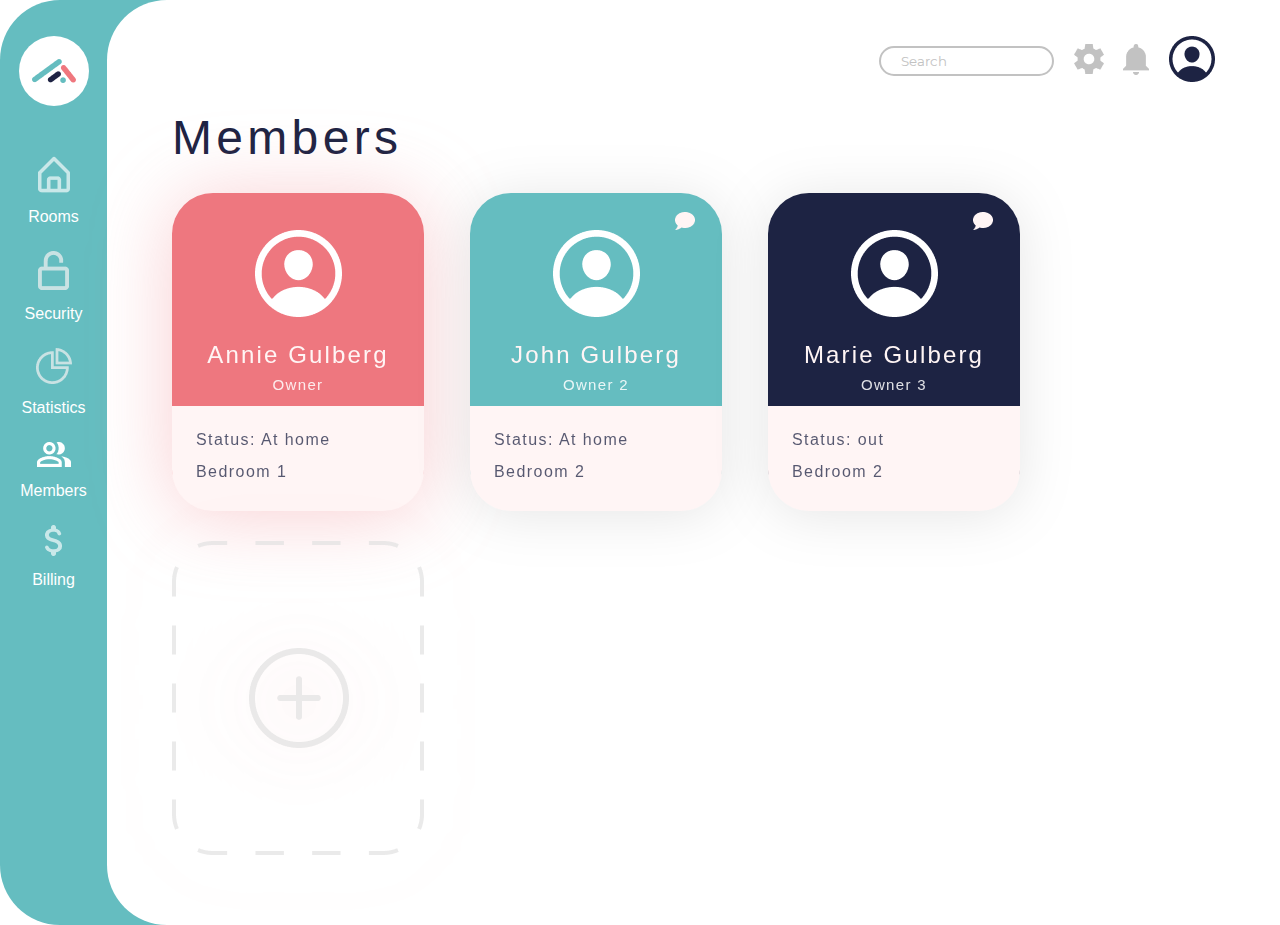
<file: index.html>
<!DOCTYPE html>
<html lang="en">

<head>
  <meta charset="UTF-8">
  <meta name="viewport" content="width=device-width, initial-scale=1.0">
  <title>Document</title>
  <link rel="stylesheet" href="style.css">
</head>

<body>
  <div class="main-wrapper">
    <div class="container">
      <div class="sidebar">
        <div class="logo">
          <a class="logo_link" href="#">
            <img src="assets/images/sidebarlogo.png" alt="logo">
          </a>
        </div>

        <nav class="main-nav">
          <ul>
            <li>
              <a class="main-nav__link" href="#">
                <img src="assets/images/buttonhome.png">
                Rooms
              </a>
            </li>
            <li>
              <a class="main-nav__link" href="#">
                <img src="assets/images/securitybottom.png">
                Security
              </a>
            </li>
            <li>
              <a class="main-nav__link" href="statistiсs.html">
                <img src="assets/images/staticticsbuttom.png">
                Statistics
              </a>
            </li>
            <li>
              <a class="main-nav__link" href="#">
                <img src="assets/images/membersbutton.png">
                Members
              </a>
            </li>
            <li>
              <a class="main-nav__link" href="utiliti.html">
                <img src="assets/images/billingbutton.png">
                Billing
              </a>
            </li>
          </ul>

        </nav>
      </div>
      <div class="content">
        <div class="user-navigation">
          <input placeholder="Search" type="search" class="search">

          <ul class="user-navigation__buttons">
            <li>
              <a href="#">
                <img src="assets/images/tuning.png" alt="tuning">
              </a>
            </li>

            <li>
              <a href="#">
                <img src="assets/images/bell.png" alt="bell">
              </a>
            </li>
          </ul>

          <a class="user" href="#">
            <img src="assets/images/Group 5 (1).png" alt="user">
          </a>


        </div>
        <div class="member__title">Members</div>
        <div class="member__inner">
          <div class="member__item">
            <div class="member__item-top">
              <div class="member__item-img">
                <img src="assets/images/user-icon.png" alt="member__item-icon">
              </div>
              <div class="member__item-name">Annie Gulberg</div>
              <div class="member__item-number">Owner</div>
            </div>
            <div class="member__item-bottom">
              <div class="member__item-status">Status: At home</div>
              <div class="member__item-bedroom">Bedroom 1</div>
            </div>
          </div>
          <div class="member__item">
            <div class="member__item-top">
              <div class="member__item-img">
                <img src="assets/images/user-icon.png" alt="member__item-icon">
              </div>
              <div class="member__item-name">John Gulberg</div>
              <div class="member__item-number">Owner 2</div>
            </div>
            <div class="member__item-bottom">
              <div class="member__item-status">Status: At home</div>
              <div class="member__item-bedroom">Bedroom 2</div>
            </div>
          </div>
          <div class="member__item">
            <div class="member__item-top">
              <div class="member__item-img">
                <img src="assets/images/user-icon.png" alt="member__item-icon">
              </div>
              <div class="member__item-name">Marie Gulberg</div>
              <div class="member__item-number">Owner 3 </div>
            </div>
            <div class="member__item-bottom">
              <div class="member__item-status">Status: out</div>
              <div class="member__item-bedroom">Bedroom 2</div>
            </div>
          </div>
          <div class="member__item">
            <img class="member__item-nouser"  src="assets/images/no-user.png" alt="member__item-icon">
          </div>
        </div>
      </div>
      
    </div>
  </div>
  </div>
  <!-- desktop 1 -->
  
</body>

</html>
</file>
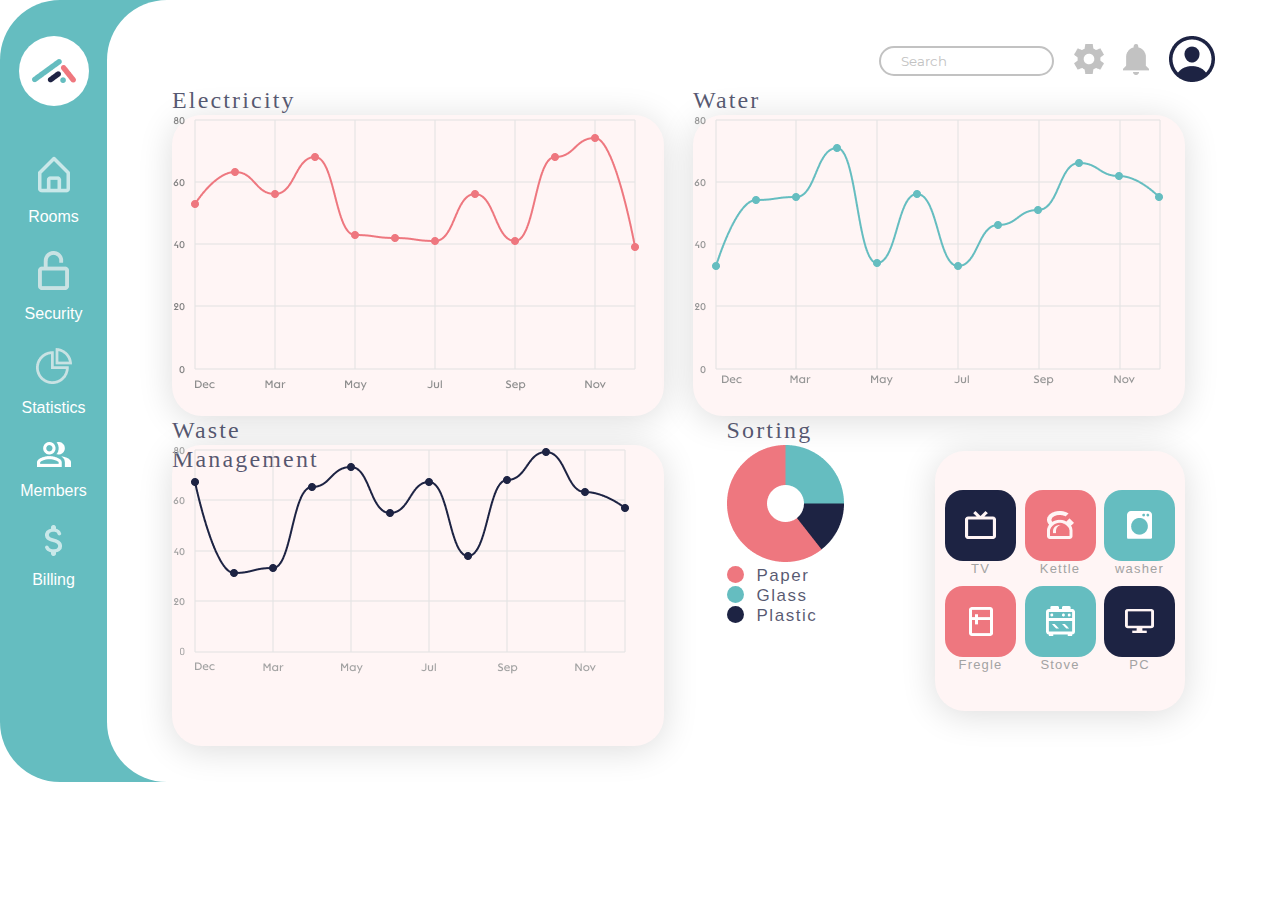
<file: statistiсs.html>
<!DOCTYPE html>
<html lang="en">

<head>
  <meta charset="UTF-8">
  <meta name="viewport" content="width=device-width, initial-scale=1.0">
  <title>Document</title>
  <link rel="stylesheet" href="statistiсs.css">
</head>

<body>
  <div class="main-wrapper">
    <div class="container">
      <div class="sidebar">
        <div class="logo">
          <a class="logo_link" href="#">
            <img src="assets/images/sidebarlogo.png" alt="logo">
          </a>
        </div>

        <nav class="main-nav">
          <ul>
            <li>
              <a class="main-nav__link" href="#">
                <img src="assets/images/buttonhome.png">
                Rooms
              </a>
            </li>
            <li>
              <a class="main-nav__link" href="#">
                <img src="assets/images/securitybottom.png">
                Security
              </a>
            </li>
            <li>
              <a class="main-nav__link" href="statistiсs.html">
                <img src="assets/images/staticticsbuttom.png">
                Statistics
              </a>
            </li>
            <li>
              <a class="main-nav__link" href="index.html">
                <img src="assets/images/membersbutton.png">
                Members
              </a>
            </li>
            <li>
              <a class="main-nav__link" href="#">
                <img src="assets/images/billingbutton.png">
                Billing
              </a>
            </li>
          </ul>

        </nav>
      </div>
      <div class="content">
        <div class="user-navigation">
          <input placeholder="Search" type="search" class="search">

          <ul class="user-navigation__buttons">
            <li>
              <a href="#">
                <img src="assets/images/tuning.png" alt="tuning">
              </a>
            </li>

            <li>
              <a href="#">
                <img src="assets/images/bell.png" alt="bell">
              </a>
            </li>
          </ul>

          <a class="user" href="#">
            <img src="assets/images/Group 5 (1).png" alt="user">
          </a>
        </div>
        <div class="statistics__container"> 
        <div class="statistics__item">
          <div class="statistics__item-title">Electricity</div>
          <div class="statistics__item-block">
            <img src="assets/images/Elecrisity.png" alt="Electricity">
          </div>
        </div>
        <div class="statistics__item">
          <div class="statistics__item-title">Water</div>
          <div class="statistics__item-block">
            <img src="assets/images/water.png" alt="Water">
          </div>
        </div>
        <div class="statistics__item">
          <div class="statistics__item-title">Waste Management</div>
          <div class="statistics__item-block">
            <img src="assets/images/waste.png" alt="Waste Managementy">
          </div>
        </div>
        <div class="statistics__item">
          <div class="statistics__item-title">Sorting</div>
          <div class="statistics__item-block-sorting">
            <img src="assets/images/round.png" alt="Waste Managementy">
            <ul class="Statistics__itam-list">
              <li class="statistic__itam-list-item">
               Paper
              </li>
              <li class="statistic__itam-list-item">
                Glass
               </li>
               <li class="statistic__itam-list-item">
                Plastic
               </li>
            </ul>
          </div>
            </div>
            <div class="statistics__item-block small">
              <div class="small__item">
                <div class="small__item-block1">
                  <img src="assets/images/TV.png" alt="#">
                </div>
                <div class="small__item-title">TV</div>
              </div>
              <div class="small__item">
                <div class="small__item-block2">
                  <img src="assets/images/Kettle.png" alt="#">
                </div>
                <div class="small__item-title">Kettle</div>
              </div>
              <div class="small__item">
                <div class="small__item-block3">
                  <img src="assets/images/washer.png" alt="#">
                </div>
                <div class="small__item-title">washer</div>
              </div>
              <div class="small__item">
                <div class="small__item-block4">
                  <img src="assets/images/Fregle.png" alt="#">
                </div>
                <div class="small__item-title">Fregle</div>
              </div>
              <div class="small__item">
                <div class="small__item-block5">
                  <img src="assets/images/Stove.png" alt="#">
                </div>
                <div class="small__item-title">Stove</div>
              </div>
              <div class="small__item">
                <div class="small__item-block6">
                  <img src="assets/images/PC.png" alt="#">
                </div>
                <div class="small__item-title">PC</div>
              </div>
            </div>
      </div>
    </div>
        </div>
</file>
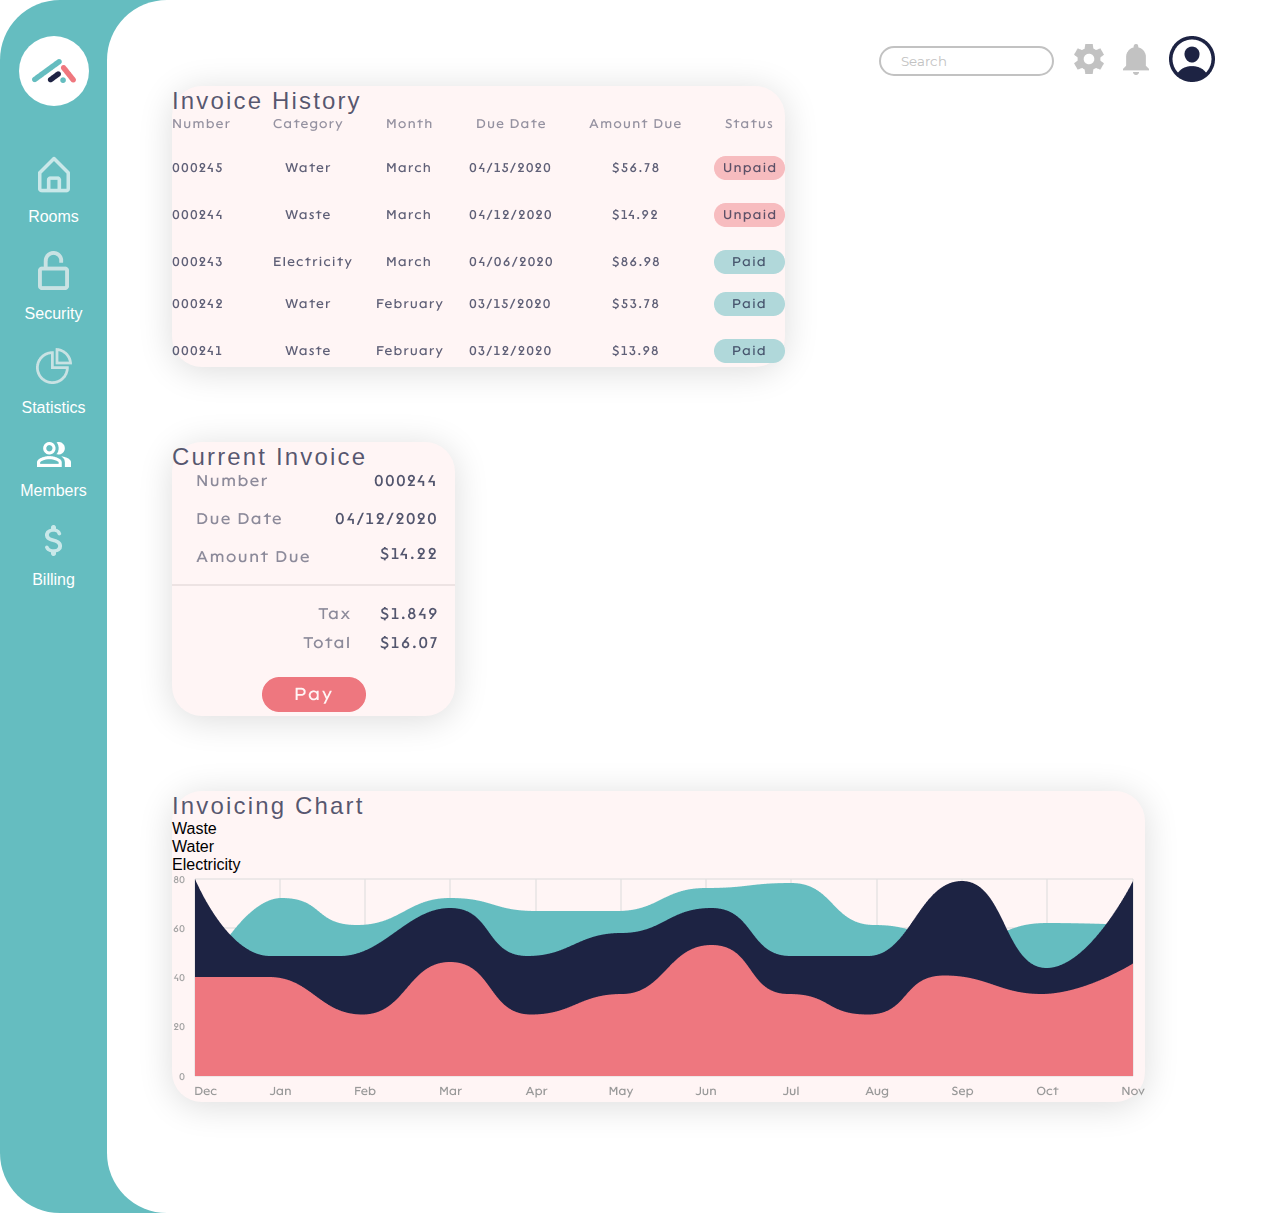
<file: utiliti.html>
<!DOCTYPE html>
<html lang="en">

<head>
  <meta charset="UTF-8">
  <meta name="viewport" content="width=device-width, initial-scale=1.0">
  <title>Document</title>
  <link rel="stylesheet" href="utiliti.css">
</head>

<body>
  <div class="main-wrapper">
    <div class="container">
      <div class="sidebar">
        <div class="logo">
          <a class="logo_link" href="#">
            <img src="assets/images/sidebarlogo.png" alt="logo">
          </a>
        </div>

        <nav class="main-nav">
          <ul>
            <li>
              <a class="main-nav__link" href="#">
                <img src="assets/images/buttonhome.png">
                Rooms
              </a>
            </li>
            <li>
              <a class="main-nav__link" href="#">
                <img src="assets/images/securitybottom.png">
                Security
              </a>
            </li>
            <li>
              <a class="main-nav__link" href="statistiсs.html">
                <img src="assets/images/staticticsbuttom.png">
                Statistics
              </a>
            </li>
            <li>
              <a class="main-nav__link" href="#">
                <img src="assets/images/membersbutton.png">
                Members
              </a>
            </li>
            <li>
              <a class="main-nav__link" href="#">
                <img src="assets/images/billingbutton.png">
                Billing
              </a>
            </li>
          </ul>

        </nav>
      </div>
      <div class="content">
        <div class="user-navigation">
          <input placeholder="Search" type="search" class="search">

          <ul class="user-navigation__buttons">
            <li>
              <a href="#">
                <img src="assets/images/tuning.png" alt="tuning">
              </a>
            </li>

            <li>
              <a href="#">
                <img src="assets/images/bell.png" alt="bell">
              </a>
            </li>
          </ul>

          <a class="user" href="#">
            <img src="assets/images/Group 5 (1).png" alt="user">
          </a>
        </div>
        <div class="utiliti__conteiner">
            <div class="utiliti__item">
                <div class="utiliti__item-title">Invoice History</div>
                <div class="utiliti__item-block">
                    <img src="assets/images/Invoice.png" alt="Invoice History">
                </div>
            </div>
            <div class="utiliti__cinteiner">
                <div class="utiliti__item">
                    <div class="utiliti__item-title">Current Invoice</div>
                    <div class="utiliti__item-block">
                        <a href="#">
                        <img src="assets/images/Current.png" alt="current">
                    </a>
                    </div>
                </div>
            </div>
                <div class="utiliti__conteiner">
                    <div class="utiliti__item">
                        <div class="utiliti__item-title">Invoicing Chart</div>
                        <div class="utiliti__item-block-invoising">
                          <ul class="utiliti__item-list">
                            <li class="utiliti__item-list-item">
                                Waste
                            </li>
                            <li class="utiliti__item-list-item">
                                Water
                            </li>
                         <li class="utiliti__item-list-item">
                                Electricity
                            </li>
                        </ul>
                            <img src="assets/images/invoicing.png" alt="Invoicing Chart">
                            
                        </div>

                    </div>
                </div>
        </div>
      </div>
</file>
<file: style.css>
@font-face {
  font-family: 'Montserrat';
  src: url(assets/fonts/montserrat-v15-latin-regular.woff2);
  font-weight: 400;
}

@font-face {
  font-family: 'Montserrat';
  src: url(assets/fonts/montserrat-v15-latin-500.woff2);
  font-weight: 500;
}

@font-face {
  font-family: 'Montserrat';
  src: url(assets/fonts/montserrat-v15-latin-700.woff2);
  font-weight: 700;
}

*,
*::before,
*::after {
  font-family: Helvetica, sans-serif;
  box-sizing: border-box;
  margin: 0;
  padding: 0;
}

.main-wrapper {
  background-color: #65BDC0;
  border-radius: 60px;
}

.container {
  display: flex;
  justify-content: space-between;

}

/* sidebar */
.sidebar {
  color: #FFF;
  flex-direction: column;
  padding-top: 36px;
  display: flex;
  align-items: center;
  flex-grow: 1;
}

.logo_link {
  display: flex;
  width: 70px;
  height: 70px;
  justify-content: center;
  align-items: center;
  background-color: #FFF;
  border-radius: 100%;
  margin-bottom: 50px;
  /* исправить, не влазиет в экран, должно быть 120 */
}

li {
  list-style-type: none;
}

.main-nav__link {
  display: block;
  text-align: center;
  color: #FFF;
  text-decoration: none;
  margin-bottom: 25px;
  /* исправить, не влазиет в экран, должно быть 42 */
}

.main-nav__link img {
  display: block;
  margin: 0 auto;
  margin-bottom: 15px;

}

/* content */
.content {
  height: 100%;
  width: calc(100% - 107px);
  background-color: #FFF;
  border-top-left-radius: 60px;
  border-bottom-left-radius: 60px;
  padding: 36px 65px;
}

.user-navigation {
  display: flex;
  justify-content: flex-end;
  align-items: center;
  

}

.search {
  display: block;
  background-color: transparent;
  border: 2px solid #C2C2C2;
  border-radius: 30px;
  width: 175px;
  height: 30px;
  margin-right: 20px;
  outline: none;
}

.search::placeholder {
  font-family:'Montserrat';
  color: #C2C2C2;
  padding-left: 20px;
}

.user {
  
  display: block;
}

.user-navigation__buttons {
  width: 75px;
  display: flex;
  justify-content: space-between;
  margin-right: 20px;
}
.member__title{
  padding-top: 23px;
  /* font-family: Lack; */
  font-size: 48px;
  line-height: 58px;
  letter-spacing: 0.09em;
  color: #1D2343;
}
.member__inner{
  padding-top: 26px;
  max-width: 848px;
  display: flex;
  justify-content: space-between;
  flex-wrap: wrap;
}
.member__item{
  width: 252px;
  height: 314px;
  background: #EE777F;
  border-radius: 41px;
  filter: drop-shadow(0px 4px 40px rgba(238, 119, 127, 0.36));
  position: relative;
  margin-bottom: 34px;
}
.member__item:nth-child(4){
  background-color: transparent;
}
.member__item-nouser{
  height: inherit;
  width: inherit;
}
.member__item:nth-child(2)::before,
.member__item:nth-child(3)::before{
  content: "";
  position: absolute;
  right: 27px;
  top: 19px;
  background-image: url(./assets/images/user-icon-before.png);
  background-repeat: no-repeat;
  background-size: cover;
  background-position: 0 0;
  width: 20px;
  height: 18px;
}
.member__item:nth-child(2){
  background: #65BDC0;
  filter: drop-shadow(0px 4px 27px rgba(0, 0, 0, 0.1));
}
.member__item:nth-child(3){
  background: #1D2343;
  filter: drop-shadow(0px 4px 27px rgba(0, 0, 0, 0.1));
}
.member__item-top{
  padding-top: 37px;
  margin-bottom: 12px;
  text-align: center;
}
.member__item-name{
  /* font-family: Lack; */
  font-size: 24px;
  line-height: 29px;
  letter-spacing: 0.09em;
  color: #FFF5F5;
  padding: 19px 0 7px;
}

.member__item-number{
/* font-family: Lack; */
  font-size: 15px;
  line-height: 18px;
  letter-spacing: 0.09em;
  color: rgba(255, 255, 255, 0.86);
}

.member__item-bottom{
  height: 105px;
  background: #FFF5F5;
  padding: 24px;
    /* font-family: Lack; */
  font-size: 16px;
  line-height: 19px;
  letter-spacing: 0.09em;
  color: rgba(29, 35, 67, 0.75);
  border-bottom-left-radius: 41px;
  border-bottom-right-radius: 41px;
}
.member__item-status{
  margin-bottom: 13px;
}
</file>
<file: statistiсs.css>
@font-face {
  font-family: 'Montserrat';
  src: url(assets/fonts/montserrat-v15-latin-regular.woff2);
  font-weight: 400;
}

@font-face {
  font-family: 'Montserrat';
  src: url(assets/fonts/montserrat-v15-latin-500.woff2);
  font-weight: 500;
}

@font-face {
  font-family: 'Montserrat';
  src: url(assets/fonts/montserrat-v15-latin-700.woff2);
  font-weight: 700;
}

*,
*::before,
*::after {
  font-family: Helvetica, sans-serif;
  box-sizing: border-box;
  margin: 0;
  padding: 0;
}

.main-wrapper {
  background-color: #65BDC0;
  border-radius: 60px;
}

.container {
  display: flex;
  justify-content: space-between;

}

/* sidebar */
.sidebar {
  color: #FFF;
  flex-direction: column;
  padding-top: 36px;
  display: flex;
  align-items: center;
  flex-grow: 1;
}

.logo_link {
  display: flex;
  width: 70px;
  height: 70px;
  justify-content: center;
  align-items: center;
  background-color: #FFF;
  border-radius: 100%;
  margin-bottom: 50px;
  /* исправить, не влазиет в экран, должно быть 120 */
}

li {
  list-style-type: none;
}

.main-nav__link {
  display: block;
  text-align: center;
  color: #FFF;
  text-decoration: none;
  margin-bottom: 25px;
  /* исправить, не влазиет в экран, должно быть 42 */
}

.main-nav__link img {
  display: block;
  margin: 0 auto;
  margin-bottom: 15px;

}

/* content */
.content {
  height: 100%;
  width: calc(100% - 107px);
  background-color: #FFF;
  border-top-left-radius: 60px;
  border-bottom-left-radius: 60px;
  padding: 36px 65px;
}

.user-navigation {
  display: flex;
  justify-content: flex-end;
  align-items: center;
  

}

.search {
  display: block;
  background-color: transparent;
  border: 2px solid #C2C2C2;
  border-radius: 30px;
  width: 175px;
  height: 30px;
  margin-right: 20px;
  outline: none;
}

.search::placeholder {
  font-family:'Montserrat';
  color: #C2C2C2;
  padding-left: 20px;
}

.user {
  
  display: block;
}

.user-navigation__buttons {
  width: 75px;
  display: flex;
  justify-content: space-between;
  margin-right: 20px;
}

.statistics__container{
  display: flex;
  flex-wrap: wrap;
  justify-content: space-between;
  margin-right:30px;
 
}
 
.statistics__item-block{
  width: 492px;
  height: 301px;
  background: #FFF5F5;
  box-shadow: 0px 4px 35px rgba(0, 0, 0, 0.14);
  border-radius: 30px;
 

}

.statistics__item-title{
  display: flex;
  flex-wrap: nowrap;
  width: 146px;
  height: 29px;
  left: 172px;
  top: 192px;
  font-family: Lack;
  font-style: normal;
  font-weight: normal;
  font-size: 24px;
  line-height: 29px;
  /* identical to box height */
  letter-spacing: 0.09em;
  color: rgba(29, 35, 67, 0.75)
}
.statistic__itam-list-item{
  /* list-style-type:circle; */
  font-size: 17px;
  line-height: 20px;
  letter-spacing: 0.09em;
  color: rgba(29, 35, 67, 0.75);
  padding-left: 30px;
  position: relative;
}
.statistic__itam-list-item:nth-child(1)::before{
  content: "";
    width: 17px;
    height: 17px;
    background:#EE777F;
    position: absolute;
    left: 0;
    top: 0;
    bottom: 0;
    border-radius: 50%;
}
.statistic__itam-list-item:nth-child(2)::before{
  content: "";
    width: 17px;
    height: 17px;
    background:#65BDC0;
    position: absolute;
    left: 0;
    top: 0;
    bottom: 0;
    border-radius: 50%;
}
.statistic__itam-list-item:nth-child(3)::before{
  content: "";
    width: 17px;
    height: 17px;
    background:#1D2343;
    position: absolute;
    left: 0;
    top: 0;
    bottom: 0;
    border-radius: 50%;
}
.statistics__item-block.small {
  width: 250px;
  height: 260px;
  display: flex;
  flex-wrap: wrap;
  justify-content: space-between;
  padding: 34px 10px;
  align-items: center;
  margin-top: 35px;
  text-align: center;
  font-family: Lack;
  font-style: normal;
  font-weight: normal;
  font-size: 13px;
  line-height: 16px;
  /* identical to box height */
  letter-spacing: 0.09em;
  color: #A3A3A3;
}
.small__item-block1{
display: flex;
justify-content: center;
align-items: center;
width: 71px;
height: 71px;
left: 945px;
top: 645px;
background: #1D2343;
border-radius: 18px;
}
.small__item-block2{
display: flex;
justify-content: center;
align-items: center;
width: 71px;
height: 71px;
left: 1025px;
top: 645px;
background: #EE777F;
border-radius: 18px;
}
.small__item-block3{
  display: flex;
  justify-content: center;
  align-items: center;
  width: 71px;
  height: 71px;
  left: 1105px;
  top: 645px;
  background: #65BDC0;
  border-radius: 18px;
}
.small__item-block4{
display: flex;
justify-content: center;
align-items: center;
width: 71px;
height: 71px;
left: 945px;
top: 750px;
background: #EE777F;
border-radius: 18px;
}
.small__item-block5{
display: flex;
justify-content: center;
align-items: center;
width: 71px;
height: 71px;
left: 1025px;
top: 750px;
background: #65BDC0;
border-radius: 18px;
}
.small__item-block6{
  display: flex;
  justify-content: center;
  align-items: center;
  width: 71px;
  height: 71px;
  left: 1105px;
  top: 750px;
  background: #1D2343;
  border-radius: 18px;
</file>
<file: utiliti.css>
@font-face {
    font-family: 'Montserrat';
    src: url(assets/fonts/montserrat-v15-latin-regular.woff2);
    font-weight: 400;
  }
  
  @font-face {
    font-family: 'Montserrat';
    src: url(assets/fonts/montserrat-v15-latin-500.woff2);
    font-weight: 500;
  }
  
  @font-face {
    font-family: 'Montserrat';
    src: url(assets/fonts/montserrat-v15-latin-700.woff2);
    font-weight: 700;
  }
  
  *,
  *::before,
  *::after {
    font-family: Helvetica, sans-serif;
    box-sizing: border-box;
    margin: 0;
    padding: 0;
  }
  
  .main-wrapper {
    background-color: #65BDC0;
    border-radius: 60px;
  }
  
  .container {
    display: flex;
    justify-content: space-between;
  
  }
  
  /* sidebar */
  .sidebar {
    color: #FFF;
    flex-direction: column;
    padding-top: 36px;
    display: flex;
    align-items: center;
    flex-grow: 1;
  }
  
  .logo_link {
    display: flex;
    width: 70px;
    height: 70px;
    justify-content: center;
    align-items: center;
    background-color: #FFF;
    border-radius: 100%;
    margin-bottom: 50px;
    /* исправить, не влазиет в экран, должно быть 120 */
  }
  
  li {
    list-style-type: none;
  }
  
  .main-nav__link {
    display: block;
    text-align: center;
    color: #FFF;
    text-decoration: none;
    margin-bottom: 25px;
    /* исправить, не влазиет в экран, должно быть 42 */
  }
  
  .main-nav__link img {
    display: block;
    margin: 0 auto;
    margin-bottom: 15px;
  
  }
  
  /* content */
  .content {
    height: 100%;
    width: calc(100% - 107px);
    background-color: #FFF;
    border-top-left-radius: 60px;
    border-bottom-left-radius: 60px;
    padding: 36px 65px;
  }
  
  .user-navigation {
    display: flex;
    justify-content: flex-end;
    align-items: center;
    
  
  }
  
  .search {
    display: block;
    background-color: transparent;
    border: 2px solid #C2C2C2;
    border-radius: 30px;
    width: 175px;
    height: 30px;
    margin-right: 20px;
    outline: none;
  }
  
  .search::placeholder {
    font-family:'Montserrat';
    color: #C2C2C2;
    padding-left: 20px;
  }
  
  .user {
    
    display: block;
  }
  
  .user-navigation__buttons {
    width: 75px;
    display: flex;
    justify-content: space-between;
    margin-right: 20px;
 
  }
  .utiliti__item-title{
    /* font-family: Lack; */
    font-style: normal;
    font-weight: normal;
    font-size: 24px;
    line-height: 29px;
    /* identical to box height */
     letter-spacing: 0.09em;
    color: rgba(29, 35, 67, 0.75);
  }
  .utiliti__conteiner{
      display: flex;
      flex-wrap: wrap;
      justify-content: space-between;
  }
  .utiliti__item-list-item:nth-child(1)::before{
    content: "";
    width: 17px;
    height: 17px;
    background: #1D2343;
    border-radius: 50%;
    }
   
  .utiliti__item{
    left: 0%;
    right: 0%;
    top: 0%;
    bottom: 0%;
    background: #FFF5F5;
    box-shadow: 0px 4px 35px rgba(0, 0, 0, 0.14);
    border-radius: 30px;
    margin-right: 100px;
    margin-bottom: 75px;
  }
</file>
